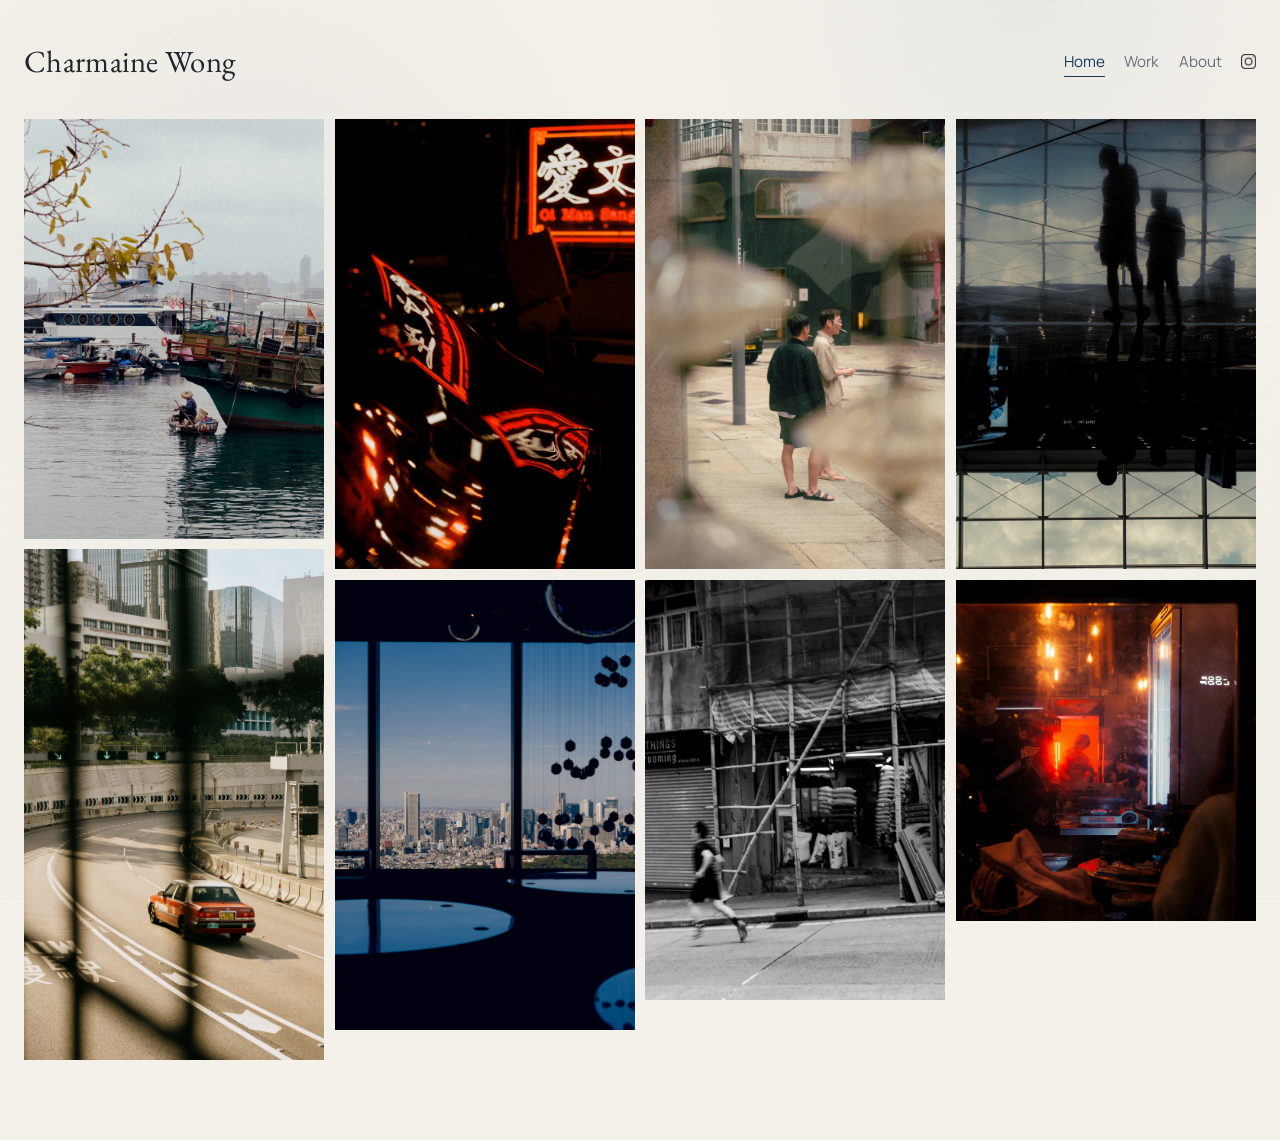
<file: index.html>
<!DOCTYPE html>
<html lang="en">
	<head>
		<meta charset="utf-8" />
		<meta name="viewport" content="width=device-width, initial-scale=1" />
		<title>Charmaine Wong</title>
		<meta
			name="description"
			content="Charmaine Wong is a Hong Kong-based photographer working across urban landscapes, interiors, food, and people."
		/>
		<link rel="icon" href="images/icons/favicon.png?v=2" type="image/png" />
		<link rel="shortcut icon" href="images/icons/favicon.png?v=2" type="image/png" />
		<link rel="apple-touch-icon" href="images/icons/apple-touch-icon.png" />
		<link rel="stylesheet" href="assets/css/fontawesome-all.min.css" />
		<link rel="stylesheet" href="assets/css/site.css" />
	</head>
	<body>
		<div class="site-shell">
			<header class="site-header">
				<a class="brand" href="./">Charmaine Wong</a>
				<nav class="site-nav" aria-label="Primary">
					<a class="is-active" href="./home/">Home</a>
					<a href="./work/">Work</a>
					<a href="./about/">About</a>
					<a class="nav-ig" href="https://instagram.com/charmainetakes" aria-label="Instagram">
						<img src="images/icons/Layer 1.png" alt="" />
					</a>
				</nav>
			</header>

			<main class="page page-home">
				<section class="home-wall" aria-label="Selected photographs">
					<figure class="wall-card">
						<img src="images/optimized/home/_DSF8674.jpg" alt="Boats resting on calm water near the city." decoding="async" fetchpriority="high" />
					</figure>
					<figure class="wall-card">
						<img src="images/optimized/home/R0001509.jpg" alt="A city road seen through foreground framing." decoding="async" fetchpriority="high" />
					</figure>
					<figure class="wall-card">
						<img src="images/optimized/home/R0005916.jpg" alt="Warm neon reflections against a dark street scene." loading="lazy" decoding="async" />
					</figure>
					<figure class="wall-card">
						<img src="images/optimized/home/_DSF1853.jpg" alt="Blue-toned city view through a large window." loading="lazy" decoding="async" />
					</figure>
					<figure class="wall-card">
						<img src="images/optimized/home/_DSF9242.jpg" alt="Two people seen through a soft blurred foreground." loading="lazy" decoding="async" />
					</figure>
					<figure class="wall-card">
						<img src="images/optimized/home/R0004480.jpg" alt="A black and white street scene with scaffolding." loading="lazy" decoding="async" />
					</figure>
					<figure class="wall-card">
						<img src="images/optimized/home/DSCF9525.jpg" alt="Reflections of two figures against a glass facade." loading="lazy" decoding="async" />
					</figure>
					<figure class="wall-card">
						<img src="images/optimized/home/R0004094.jpg" alt="A warm interior night scene seen through glass." loading="lazy" decoding="async" />
					</figure>
				</section>
			</main>

		</div>
	</body>
</html>
</file>
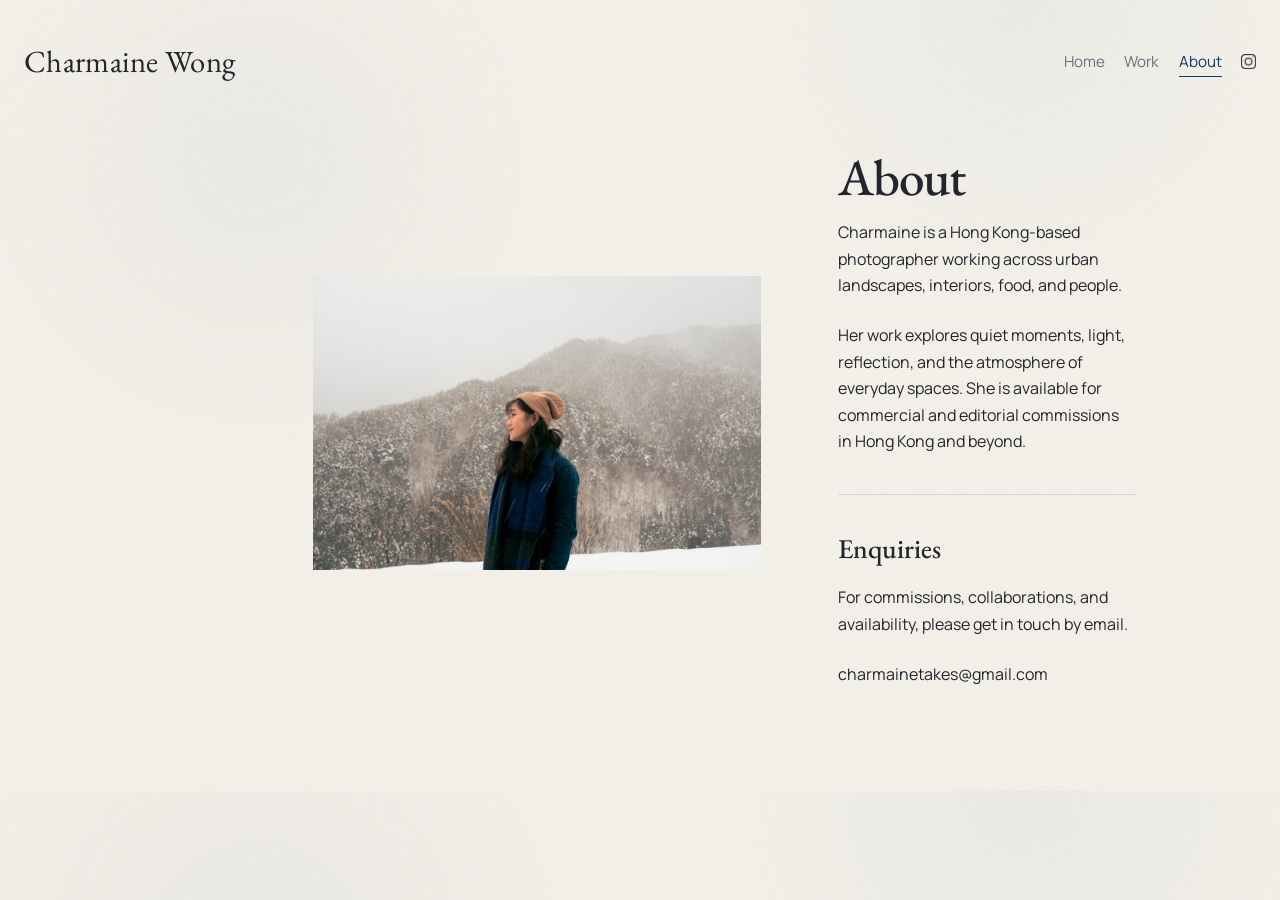
<file: about/index.html>
<!DOCTYPE html>
<html lang="en">
	<head>
		<meta charset="utf-8" />
		<meta name="viewport" content="width=device-width, initial-scale=1" />
		<title>About | Charmaine Wong</title>
		<meta
			name="description"
			content="About Charmaine Wong, a Hong Kong-based photographer."
		/>
		<link rel="icon" href="../images/icons/favicon.png?v=2" type="image/png" />
		<link rel="shortcut icon" href="../images/icons/favicon.png?v=2" type="image/png" />
		<link rel="apple-touch-icon" href="../images/icons/apple-touch-icon.png" />
		<link rel="stylesheet" href="../assets/css/fontawesome-all.min.css" />
		<link rel="stylesheet" href="../assets/css/site.css" />
	</head>
	<body>
		<div class="site-shell">
			<header class="site-header">
				<a class="brand" href="../">Charmaine Wong</a>
				<nav class="site-nav" aria-label="Primary">
					<a href="../home/">Home</a>
					<a href="../work/">Work</a>
					<a class="is-active" href="../about/">About</a>
					<a class="nav-ig" href="https://instagram.com/charmainetakes" aria-label="Instagram">
						<img src="../images/icons/Layer 1.png" alt="" />
					</a>
				</nav>
			</header>

			<main class="page">
				<section class="about-layout">
					<div class="about-image-wrap">
						<img class="about-image" src="../images/optimized/about/_DSF5979.jpg" alt="Portrait of Charmaine Wong in a snowy landscape." decoding="async" />
					</div>
					<div class="about-copy">
						<h1>About</h1>
						<p>
							Charmaine is a Hong Kong-based photographer working across urban landscapes, interiors,
							food, and people.
						</p>
						<p>
							Her work explores quiet moments, light, reflection, and the atmosphere of everyday
							spaces. She is available for commercial and editorial commissions in Hong Kong and
							beyond.
						</p>

						<div class="enquiries">
							<h2>Enquiries</h2>
							<p>
								For commissions, collaborations, and availability, please get in touch by email.
							</p>
							<p><a href="mailto:charmainetakes@gmail.com">charmainetakes@gmail.com</a></p>
						</div>
					</div>
				</section>
			</main>
		</div>
	</body>
</html>
</file>
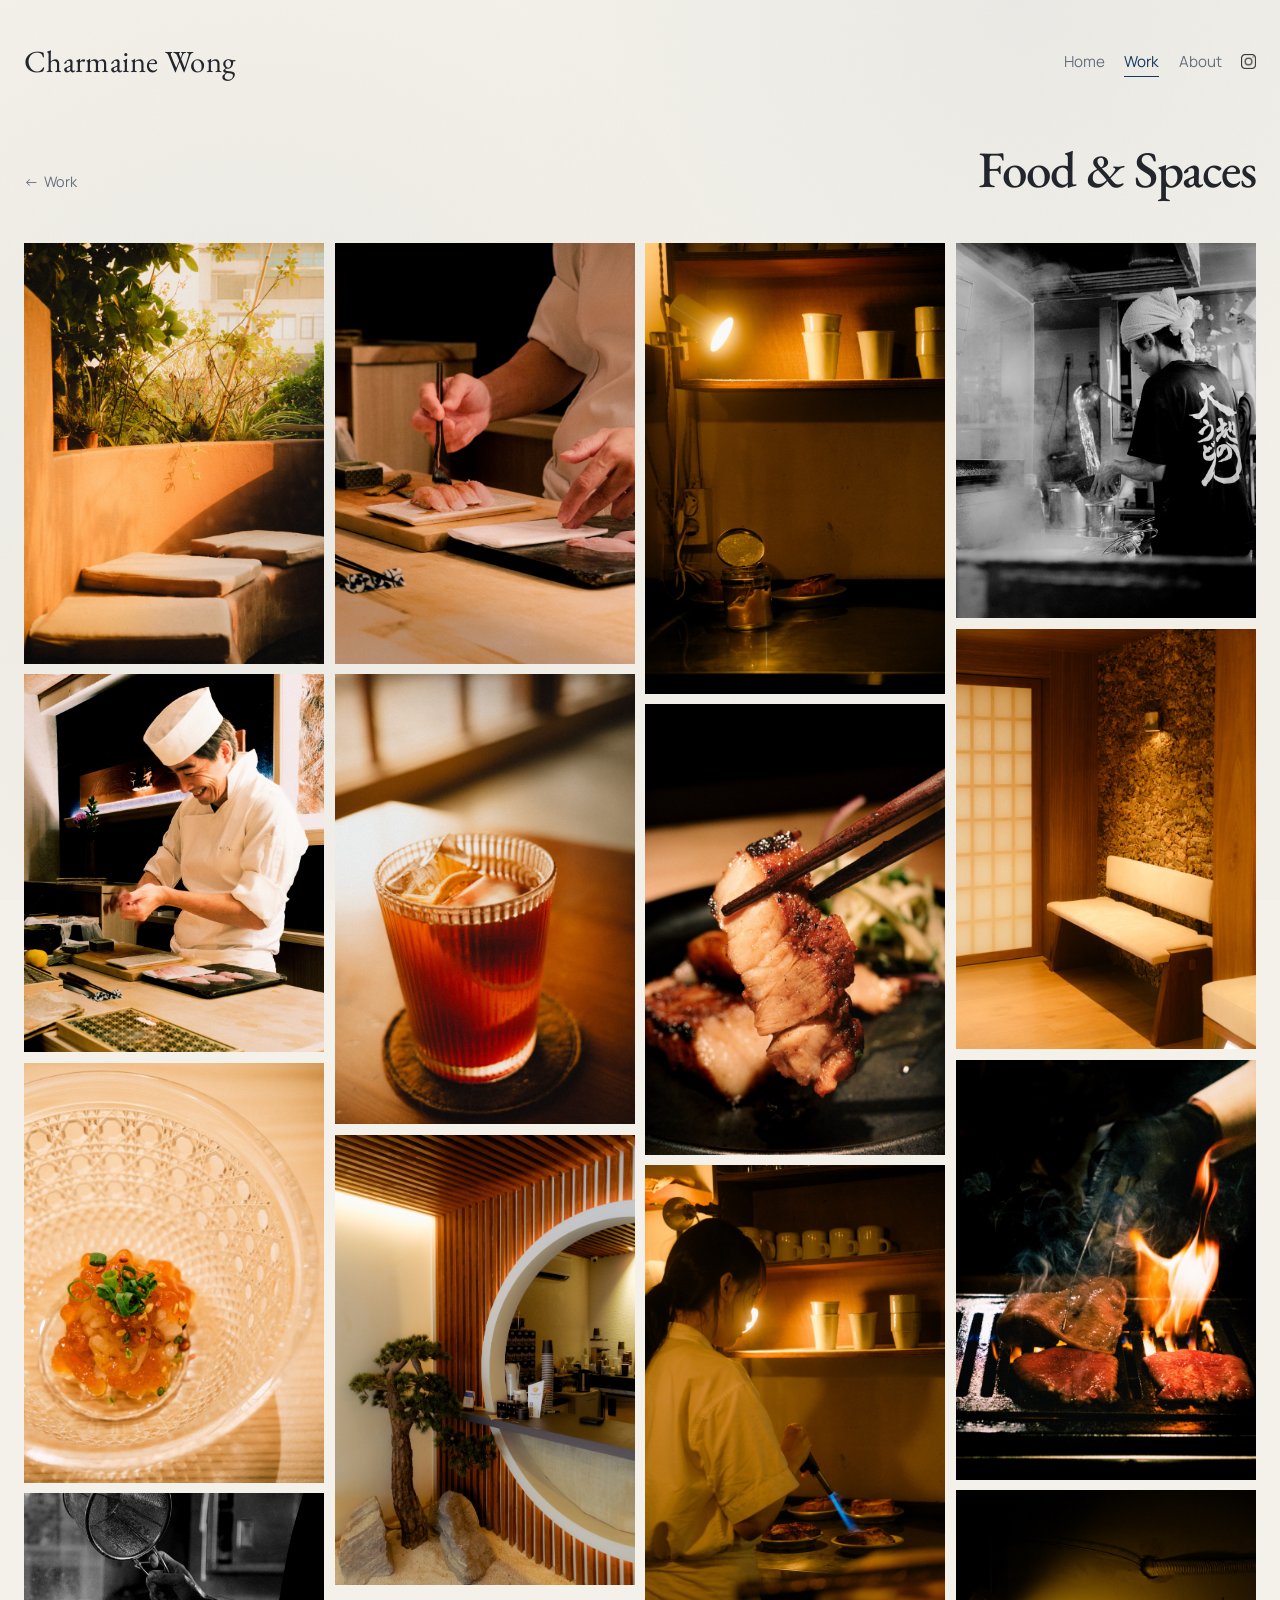
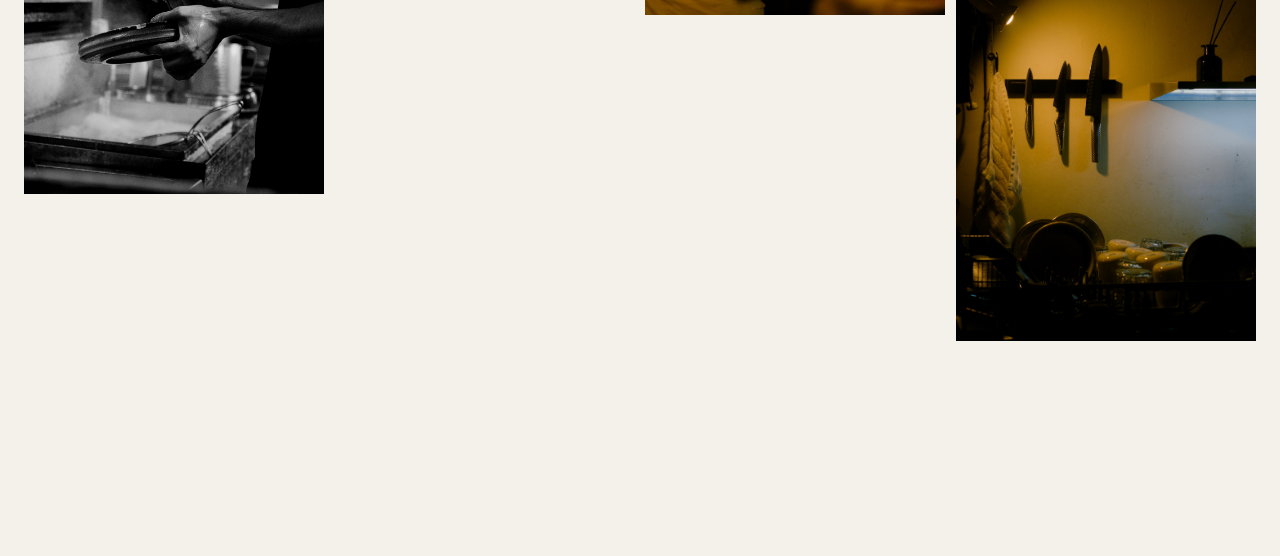
<file: food-spaces/index.html>
<!DOCTYPE html>
<html lang="en">
	<head>
		<meta charset="utf-8" />
		<meta name="viewport" content="width=device-width, initial-scale=1" />
		<title>Food &amp; Spaces | Charmaine Wong</title>
		<meta
			name="description"
			content="Food and interior photography by Charmaine Wong."
		/>
		<link rel="icon" href="../images/icons/favicon.png?v=2" type="image/png" />
		<link rel="shortcut icon" href="../images/icons/favicon.png?v=2" type="image/png" />
		<link rel="apple-touch-icon" href="../images/icons/apple-touch-icon.png" />
		<link rel="stylesheet" href="../assets/css/fontawesome-all.min.css" />
		<link rel="stylesheet" href="../assets/css/site.css" />
	</head>
	<body>
		<div class="site-shell">
			<header class="site-header">
				<a class="brand" href="../">Charmaine Wong</a>
				<nav class="site-nav" aria-label="Primary">
					<a href="../home/">Home</a>
					<a class="is-active" href="../work/">Work</a>
					<a href="../about/">About</a>
					<a class="nav-ig" href="https://instagram.com/charmainetakes" aria-label="Instagram">
						<img src="../images/icons/Layer 1.png" alt="" />
					</a>
				</nav>
			</header>

			<main class="page">
				<section class="page-intro page-intro-slim">
					<a class="back-link" href="../work/">Work</a>
					<h1>Food &amp; Spaces</h1>
				</section>

				<section class="gallery-grid gallery-packed" aria-label="Food and spaces gallery">
					<figure class="gallery-card"><img src="../images/optimized/food-spaces/R0001309.jpg" alt="Warm interior seating in sunlight." loading="lazy" decoding="async" /></figure>
					<figure class="gallery-card"><img src="../images/optimized/food-spaces/_DSF0001.jpg" alt="Chef working at the counter." loading="lazy" decoding="async" /></figure>
					<figure class="gallery-card"><img src="../images/optimized/food-spaces/_DSF0143.jpg" alt="Dish served in a glass bowl." loading="lazy" decoding="async" /></figure>
					<figure class="gallery-card"><img src="../images/optimized/food-spaces/_DSF9852.jpg" alt="Black and white steam and hands in a kitchen." loading="lazy" decoding="async" /></figure>
					<figure class="gallery-card"><img src="../images/optimized/food-spaces/_DSF0007.jpg" alt="Hands preparing food at a counter." loading="lazy" decoding="async" /></figure>
					<figure class="gallery-card"><img src="../images/optimized/food-spaces/R0001302.jpg" alt="Amber drink on a coaster." loading="lazy" decoding="async" /></figure>
					<figure class="gallery-card"><img src="../images/optimized/food-spaces/_DSF7914.jpg" alt="Warm circular interior and counter detail." loading="lazy" decoding="async" /></figure>
					<figure class="gallery-card"><img src="../images/optimized/food-spaces/_DSF0425.jpg" alt="Hands finishing a plated dish." loading="lazy" decoding="async" /></figure>
					<figure class="gallery-card"><img src="../images/optimized/food-spaces/_DSF8131.jpg" alt="Kitchen shelf and warm task light." loading="lazy" decoding="async" /></figure>
					<figure class="gallery-card"><img src="../images/optimized/food-spaces/R0004759.jpg" alt="Chef smiling while preparing food." loading="lazy" decoding="async" /></figure>
					<figure class="gallery-card"><img src="../images/optimized/food-spaces/_DSF8108.jpg" alt="Cook torching food beneath warm light." loading="lazy" decoding="async" /></figure>
					<figure class="gallery-card"><img src="../images/optimized/food-spaces/_DSF8531.jpg" alt="Facade of a quiet venue entrance." loading="lazy" decoding="async" /></figure>
					<figure class="gallery-card"><img src="../images/optimized/food-spaces/_DSF9899.jpg" alt="Black and white chef portrait in steam." loading="lazy" decoding="async" /></figure>
					<figure class="gallery-card"><img src="../images/optimized/food-spaces/_DSF8575.jpg" alt="Warm bench and doorway interior." loading="lazy" decoding="async" /></figure>
					<figure class="gallery-card"><img src="../images/optimized/food-spaces/_DSF0793.jpg" alt="Close cooking frame over open flame." loading="lazy" decoding="async" /></figure>
					<figure class="gallery-card"><img src="../images/optimized/food-spaces/_DSF8132.jpg" alt="Kitchen wall with knives and warm light." loading="lazy" decoding="async" /></figure>
				</section>
			</main>
		</div>
	</body>
</html>
</file>
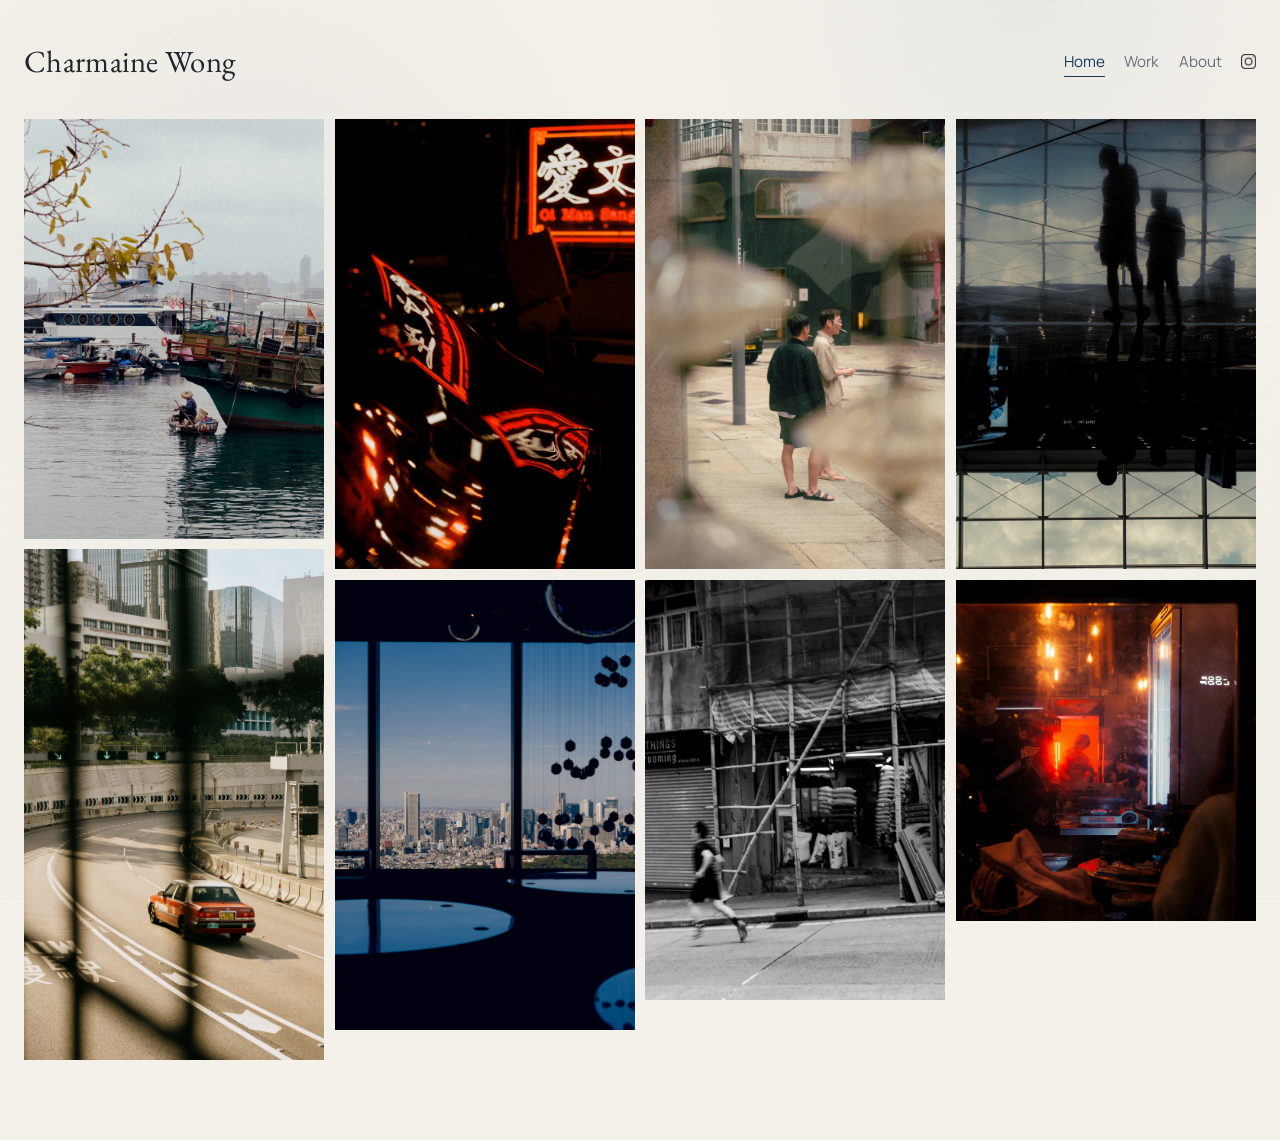
<file: home/index.html>
<!DOCTYPE html>
<html lang="en">
	<head>
		<meta charset="utf-8" />
		<meta name="viewport" content="width=device-width, initial-scale=1" />
		<title>Charmaine Wong</title>
		<meta
			name="description"
			content="Charmaine Wong is a Hong Kong-based photographer working across urban landscapes, interiors, food, and people."
		/>
		<link rel="icon" href="../images/icons/favicon.png?v=2" type="image/png" />
		<link rel="shortcut icon" href="../images/icons/favicon.png?v=2" type="image/png" />
		<link rel="apple-touch-icon" href="../images/icons/apple-touch-icon.png" />
		<link rel="stylesheet" href="../assets/css/fontawesome-all.min.css" />
		<link rel="stylesheet" href="../assets/css/site.css" />
	</head>
	<body>
		<div class="site-shell">
			<header class="site-header">
				<a class="brand" href="../">Charmaine Wong</a>
				<nav class="site-nav" aria-label="Primary">
					<a class="is-active" href="../home/">Home</a>
					<a href="../work/">Work</a>
					<a href="../about/">About</a>
					<a class="nav-ig" href="https://instagram.com/charmainetakes" aria-label="Instagram">
						<img src="../images/icons/Layer 1.png" alt="" />
					</a>
				</nav>
			</header>

			<main class="page page-home">
				<section class="home-wall" aria-label="Selected photographs">
					<figure class="wall-card">
						<img src="../images/optimized/home/_DSF8674.jpg" alt="Boats resting on calm water near the city." decoding="async" fetchpriority="high" />
					</figure>
					<figure class="wall-card">
						<img src="../images/optimized/home/R0001509.jpg" alt="A city road seen through foreground framing." decoding="async" fetchpriority="high" />
					</figure>
					<figure class="wall-card">
						<img src="../images/optimized/home/R0005916.jpg" alt="Warm neon reflections against a dark street scene." loading="lazy" decoding="async" />
					</figure>
					<figure class="wall-card">
						<img src="../images/optimized/home/_DSF1853.jpg" alt="Blue-toned city view through a large window." loading="lazy" decoding="async" />
					</figure>
					<figure class="wall-card">
						<img src="../images/optimized/home/_DSF9242.jpg" alt="Two people seen through a soft blurred foreground." loading="lazy" decoding="async" />
					</figure>
					<figure class="wall-card">
						<img src="../images/optimized/home/R0004480.jpg" alt="A black and white street scene with scaffolding." loading="lazy" decoding="async" />
					</figure>
					<figure class="wall-card">
						<img src="../images/optimized/home/DSCF9525.jpg" alt="Reflections of two figures against a glass facade." loading="lazy" decoding="async" />
					</figure>
					<figure class="wall-card">
						<img src="../images/optimized/home/R0004094.jpg" alt="A warm interior night scene seen through glass." loading="lazy" decoding="async" />
					</figure>
				</section>
			</main>
		</div>
	</body>
</html>
</file>
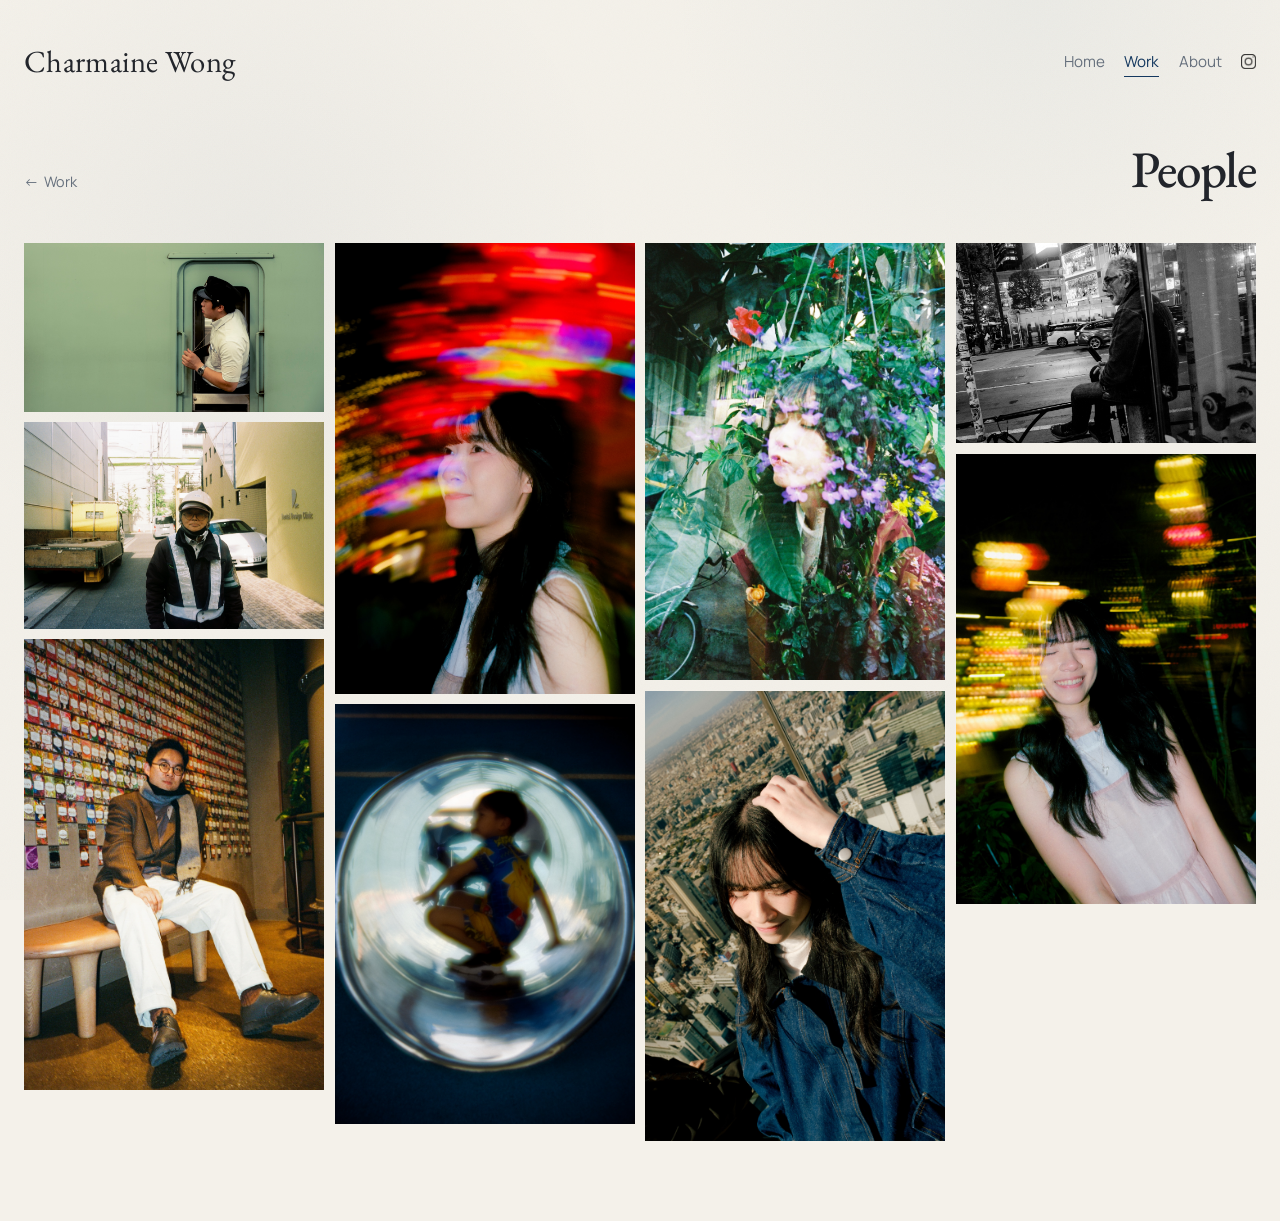
<file: people/index.html>
<!DOCTYPE html>
<html lang="en">
	<head>
		<meta charset="utf-8" />
		<meta name="viewport" content="width=device-width, initial-scale=1" />
		<title>People | Charmaine Wong</title>
		<meta
			name="description"
			content="People photography by Charmaine Wong."
		/>
		<link rel="icon" href="../images/icons/favicon.png?v=2" type="image/png" />
		<link rel="shortcut icon" href="../images/icons/favicon.png?v=2" type="image/png" />
		<link rel="apple-touch-icon" href="../images/icons/apple-touch-icon.png" />
		<link rel="stylesheet" href="../assets/css/fontawesome-all.min.css" />
		<link rel="stylesheet" href="../assets/css/site.css" />
	</head>
	<body>
		<div class="site-shell">
			<header class="site-header">
				<a class="brand" href="../">Charmaine Wong</a>
				<nav class="site-nav" aria-label="Primary">
					<a href="../home/">Home</a>
					<a class="is-active" href="../work/">Work</a>
					<a href="../about/">About</a>
					<a class="nav-ig" href="https://instagram.com/charmainetakes" aria-label="Instagram">
						<img src="../images/icons/Layer 1.png" alt="" />
					</a>
				</nav>
			</header>

			<main class="page">
				<section class="page-intro page-intro-slim">
					<a class="back-link" href="../work/">Work</a>
					<h1>People</h1>
				</section>

				<section class="gallery-grid gallery-packed" aria-label="People gallery">
					<figure class="gallery-card"><img src="../images/optimized/people/_DSF9704.jpg" alt="A person seen through a doorway." loading="lazy" decoding="async" /></figure>
					<figure class="gallery-card"><img src="../images/optimized/people/Kodak Color 200 (28).jpg" alt="Person standing in an urban alleyway." loading="lazy" decoding="async" /></figure>
					<figure class="gallery-card"><img src="../images/optimized/people/kodak_Ultramax_400_0027.jpg" alt="Portrait seated against a patterned wall." loading="lazy" decoding="async" /></figure>
					<figure class="gallery-card"><img src="../images/optimized/people/_DSF9389-2.jpg" alt="Portrait with colorful motion blur." loading="lazy" decoding="async" /></figure>
					<figure class="gallery-card"><img src="../images/optimized/people/_DSF5605.jpg" alt="Person reflected through a rounded glass surface." loading="lazy" decoding="async" /></figure>
					<figure class="gallery-card"><img src="../images/optimized/people/Kodak Ultramax 400 (9).jpg" alt="Double exposure portrait with flowers." loading="lazy" decoding="async" /></figure>
					<figure class="gallery-card"><img src="../images/optimized/people/_DSF1390.jpg" alt="Portrait against a city view." loading="lazy" decoding="async" /></figure>
					<figure class="gallery-card"><img src="../images/optimized/people/_DSF2233.jpg" alt="Black and white street portrait." loading="lazy" decoding="async" /></figure>
					<figure class="gallery-card"><img src="../images/optimized/people/_DSF9451.jpg" alt="Smiling portrait with urban light trails." loading="lazy" decoding="async" /></figure>
				</section>
			</main>
		</div>
	</body>
</html>
</file>
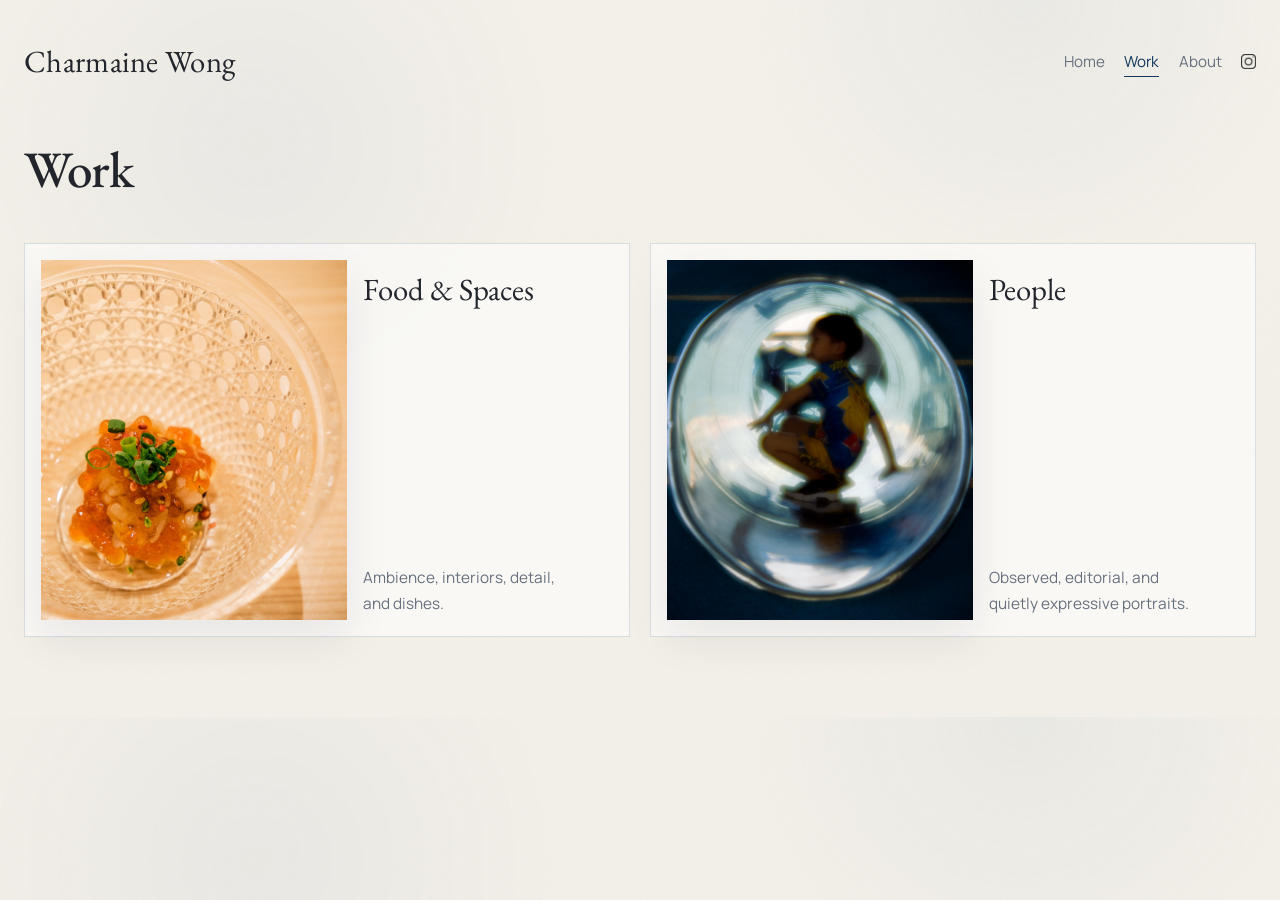
<file: work/index.html>
<!DOCTYPE html>
<html lang="en">
	<head>
		<meta charset="utf-8" />
		<meta name="viewport" content="width=device-width, initial-scale=1" />
		<title>Work | Charmaine Wong</title>
		<meta
			name="description"
			content="Selected photographic work by Charmaine Wong across food, spaces, and people."
		/>
		<link rel="icon" href="../images/icons/favicon.png?v=2" type="image/png" />
		<link rel="shortcut icon" href="../images/icons/favicon.png?v=2" type="image/png" />
		<link rel="apple-touch-icon" href="../images/icons/apple-touch-icon.png" />
		<link rel="stylesheet" href="../assets/css/fontawesome-all.min.css" />
		<link rel="stylesheet" href="../assets/css/site.css" />
	</head>
	<body>
		<div class="site-shell">
			<header class="site-header">
				<a class="brand" href="../">Charmaine Wong</a>
				<nav class="site-nav" aria-label="Primary">
					<a href="../home/">Home</a>
					<a class="is-active" href="../work/">Work</a>
					<a href="../about/">About</a>
					<a class="nav-ig" href="https://instagram.com/charmainetakes" aria-label="Instagram">
						<img src="../images/icons/Layer 1.png" alt="" />
					</a>
				</nav>
			</header>

			<main class="page">
				<section class="page-intro">
					<h1>Work</h1>
				</section>

				<section class="category-index" aria-label="Work categories">
					<a class="category-card" href="../food-spaces/">
						<span class="category-image">
							<img src="../images/optimized/food-spaces/_DSF0143.jpg" alt="Food and interior photography preview." decoding="async" />
						</span>
						<span class="category-copy">
							<span class="category-title">Food &amp; Spaces</span>
							<span class="category-description">Ambience, interiors, detail, and dishes.</span>
						</span>
					</a>

					<a class="category-card" href="../people/">
						<span class="category-image">
							<img src="../images/optimized/people/_DSF5605.jpg" alt="People photography preview." decoding="async" />
						</span>
						<span class="category-copy">
							<span class="category-title">People</span>
							<span class="category-description">Observed, editorial, and quietly expressive portraits.</span>
						</span>
					</a>
				</section>
			</main>
		</div>
	</body>
</html>
</file>
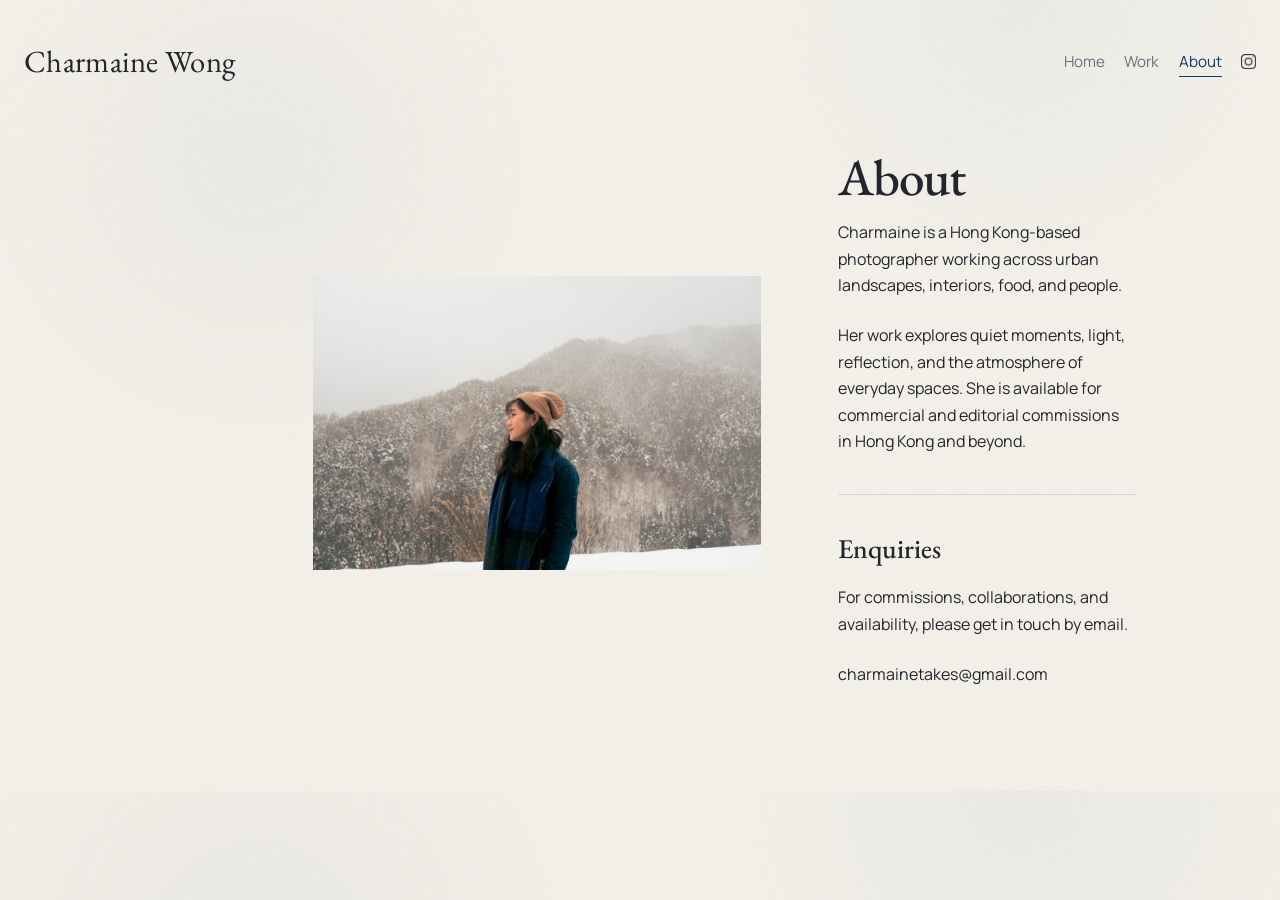
<file: about.html>
<!DOCTYPE html>
<html lang="en">
	<head>
		<meta charset="utf-8" />
		<meta name="viewport" content="width=device-width, initial-scale=1" />
		<title>About | Charmaine Wong</title>
		<meta
			name="description"
			content="About Charmaine Wong, a Hong Kong-based photographer."
		/>
		<link rel="stylesheet" href="assets/css/fontawesome-all.min.css" />
		<link rel="stylesheet" href="assets/css/site.css" />
	</head>
	<body>
		<div class="site-shell">
			<header class="site-header">
				<a class="brand" href="index.html">Charmaine Wong</a>
				<nav class="site-nav" aria-label="Primary">
					<a href="index.html">Home</a>
					<a href="work.html">Work</a>
					<a class="is-active" href="about.html">About</a>
					<a class="nav-ig" href="https://instagram.com/charmainetakes" aria-label="Instagram">
						<img src="images/icons/Layer 1.png" alt="" />
					</a>
				</nav>
			</header>

			<main class="page">
				<section class="about-layout">
					<div class="about-image-wrap">
						<img class="about-image" src="images/optimized/about/_DSF5979.jpg" alt="Portrait of Charmaine Wong in a snowy landscape." decoding="async" />
					</div>
					<div class="about-copy">
						<h1>About</h1>
						<p>
							Charmaine is a Hong Kong-based photographer working across urban landscapes, interiors,
							food, and people.
						</p>
						<p>
							Her work explores quiet moments, light, reflection, and the atmosphere of everyday
							spaces. She is available for commercial and editorial commissions in Hong Kong and
							beyond.
						</p>

						<div class="enquiries">
							<h2>Enquiries</h2>
							<p>
								For commissions, collaborations, and availability, please get in touch by email.
							</p>
							<p><a href="mailto:charmainetakes@gmail.com">charmainetakes@gmail.com</a></p>
						</div>
					</div>
				</section>
			</main>

		</div>
	</body>
</html>
</file>
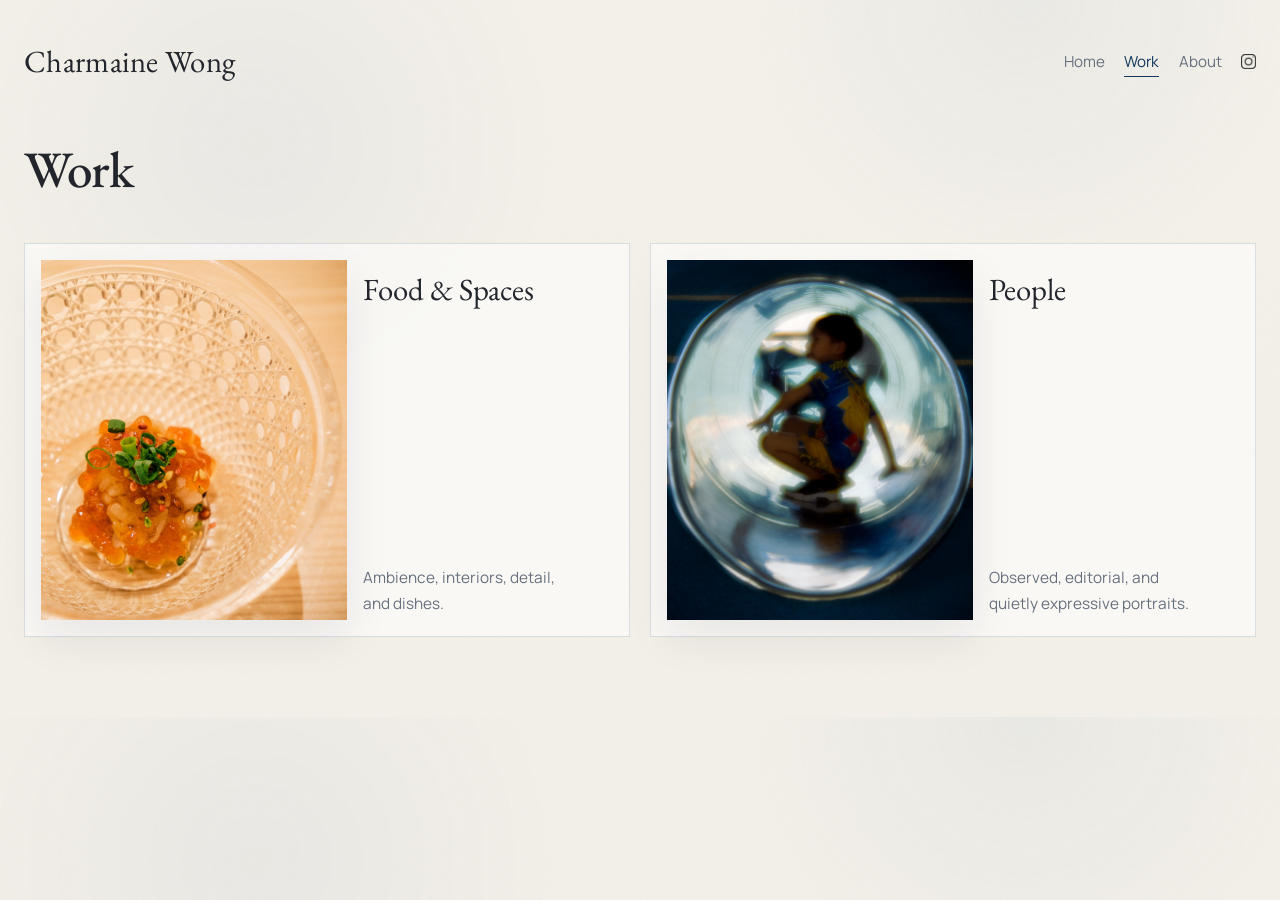
<file: work.html>
<!DOCTYPE html>
<html lang="en">
	<head>
		<meta charset="utf-8" />
		<meta name="viewport" content="width=device-width, initial-scale=1" />
		<title>Work | Charmaine Wong</title>
		<meta
			name="description"
			content="Selected photographic work by Charmaine Wong across food, spaces, and people."
		/>
		<link rel="stylesheet" href="assets/css/fontawesome-all.min.css" />
		<link rel="stylesheet" href="assets/css/site.css" />
	</head>
	<body>
		<div class="site-shell">
			<header class="site-header">
				<a class="brand" href="index.html">Charmaine Wong</a>
				<nav class="site-nav" aria-label="Primary">
					<a href="index.html">Home</a>
					<a class="is-active" href="work.html">Work</a>
					<a href="about.html">About</a>
					<a class="nav-ig" href="https://instagram.com/charmainetakes" aria-label="Instagram">
						<img src="images/icons/Layer 1.png" alt="" />
					</a>
				</nav>
			</header>

			<main class="page">
				<section class="page-intro">
					<h1>Work</h1>
				</section>

				<section class="category-index" aria-label="Work categories">
					<a class="category-card" href="food-spaces.html">
						<span class="category-image">
							<img src="images/optimized/food-spaces/_DSF0143.jpg" alt="Food and interior photography preview." decoding="async" />
						</span>
						<span class="category-copy">
							<span class="category-title">Food &amp; Spaces</span>
							<span class="category-description">Ambience, interiors, detail, and dishes.</span>
						</span>
					</a>

					<a class="category-card" href="people.html">
						<span class="category-image">
							<img src="images/optimized/people/_DSF5605.jpg" alt="People photography preview." decoding="async" />
						</span>
						<span class="category-copy">
							<span class="category-title">People</span>
							<span class="category-description">Observed, editorial, and quietly expressive portraits.</span>
						</span>
					</a>
				</section>
			</main>

		</div>
	</body>
</html>
</file>
<file: assets/css/site.css>
@import url("https://fonts.googleapis.com/css2?family=EB+Garamond:wght@500;600&family=Manrope:wght@400;500;600&display=swap");

:root {
	--bg: #f4f1ea;
	--bg-soft: rgba(255, 255, 255, 0.56);
	--text: #22252b;
	--muted: #66707d;
	--accent: #14385f;
	--accent-soft: #7c9cb1;
	--border: rgba(20, 56, 95, 0.14);
	--shadow: 0 18px 42px rgba(22, 28, 37, 0.08);
}

*,
*::before,
*::after {
	box-sizing: border-box;
}

html {
	scroll-behavior: smooth;
}

body {
	margin: 0;
	color: var(--text);
	background:
		radial-gradient(circle at 20% 20%, rgba(20, 56, 95, 0.04), transparent 26%),
		radial-gradient(circle at 80% 0%, rgba(124, 156, 177, 0.08), transparent 22%),
		linear-gradient(var(--bg), var(--bg));
	font-family: "Manrope", "Helvetica Neue", Arial, sans-serif;
	font-size: 16px;
	line-height: 1.65;
}

body::before {
	content: "";
	position: fixed;
	inset: 0;
	background-image:
		radial-gradient(rgba(20, 56, 95, 0.1) 0.7px, transparent 0.7px),
		radial-gradient(rgba(34, 37, 43, 0.045) 0.65px, transparent 0.65px);
	background-position: 0 0, 12px 12px;
	background-size: 24px 24px;
	opacity: 0.45;
	pointer-events: none;
	z-index: -2;
}

body::after {
	content: "";
	position: fixed;
	inset: 0;
	background-image:
		linear-gradient(rgba(255, 255, 255, 0.05), rgba(0, 0, 0, 0.025)),
		url("data:image/svg+xml,%3Csvg xmlns='http://www.w3.org/2000/svg' width='180' height='180' viewBox='0 0 180 180'%3E%3Cfilter id='n'%3E%3CfeTurbulence type='fractalNoise' baseFrequency='1.05' numOctaves='2' stitchTiles='stitch'/%3E%3C/filter%3E%3Crect width='180' height='180' filter='url(%23n)' opacity='0.18'/%3E%3C/svg%3E");
	mix-blend-mode: multiply;
	opacity: 0.2;
	pointer-events: none;
	z-index: -1;
}

a {
	color: inherit;
	text-decoration: none;
}

img {
	display: block;
	width: 100%;
}

.site-shell {
	width: min(1240px, calc(100vw - 3rem));
	margin: 0 auto;
	padding: 1.5rem 0 2rem;
}

.site-header {
	display: flex;
	align-items: center;
	justify-content: space-between;
	gap: 1rem;
}

.site-header {
	padding: 0.75rem 0 2rem;
}

.brand,
h1,
h2,
.category-title {
	font-family: "EB Garamond", Georgia, serif;
}

.brand {
	font-size: clamp(1.8rem, 2.4vw, 2.4rem);
	letter-spacing: 0.01em;
}

.site-nav {
	display: flex;
	flex-wrap: wrap;
	justify-content: flex-end;
	align-items: center;
	gap: 1.2rem;
	font-size: 0.95rem;
}

.site-nav a,
.back-link {
	position: relative;
	color: var(--muted);
	transition: color 180ms ease, opacity 180ms ease;
}

.site-nav a::after,
.back-link::after {
	content: "";
	position: absolute;
	left: 0;
	bottom: -0.2rem;
	width: 100%;
	height: 1px;
	background: var(--accent);
	transform: scaleX(0);
	transform-origin: left;
	transition: transform 180ms ease;
}

.site-nav a:hover,
.site-nav a.is-active,
.back-link:hover {
	color: var(--accent);
}

.site-nav a:hover::after,
.site-nav a.is-active::after,
.back-link:hover::after {
	transform: scaleX(1);
}

.nav-ig {
	display: inline-flex;
	align-items: center;
	justify-content: center;
	width: auto;
	height: auto;
	padding: 0;
}

.nav-ig::after {
	display: none;
}

.nav-ig img {
	width: 0.95rem;
	height: 0.95rem;
	object-fit: contain;
	opacity: 0.8;
}

.nav-ig:hover img {
	opacity: 1;
}

.page {
	padding-bottom: 3rem;
}

.page-intro {
	padding: 0.5rem 0 2rem;
}

.page-intro h1,
.about-copy h1 {
	margin: 0;
	font-size: clamp(2.3rem, 4vw, 4rem);
	font-weight: 500;
	letter-spacing: -0.02em;
}

.page-intro-slim {
	display: flex;
	align-items: baseline;
	justify-content: space-between;
	gap: 1rem;
}

.back-link {
	font-size: 0.9rem;
}

.back-link::before {
	content: "\2190";
	margin-right: 0.35rem;
}

.home-wall {
	column-count: 4;
	column-gap: 0.65rem;
}

.wall-card,
.gallery-card,
.category-image,
.about-image {
	border-radius: 0 !important;
	overflow: hidden;
	box-shadow: var(--shadow);
	background: rgba(255, 255, 255, 0.3);
}

.wall-card img,
.gallery-card img,
.category-image img,
.about-image {
	height: 100%;
	object-fit: cover;
	border-radius: 0 !important;
}

.wall-card {
	aspect-ratio: 4 / 5.4;
}

.home-wall .wall-card {
	break-inside: avoid;
	margin: 0 0 0.65rem;
	box-shadow: none;
	background: transparent;
	aspect-ratio: auto;
}

.home-wall .wall-card img {
	display: block;
	width: 100%;
	height: auto;
	object-fit: contain;
}

.category-index {
	display: grid;
	grid-template-columns: repeat(2, minmax(0, 1fr));
	gap: 1.25rem;
}

.category-card {
	display: grid;
	grid-template-columns: minmax(0, 1.1fr) minmax(220px, 0.9fr);
	gap: 1rem;
	padding: 1rem;
	border: 1px solid var(--border);
	background: var(--bg-soft);
	backdrop-filter: blur(10px);
	transition: transform 220ms ease, border-color 220ms ease, box-shadow 220ms ease;
}

.category-card:hover {
	transform: translateY(-4px);
	border-color: rgba(20, 56, 95, 0.28);
	box-shadow: 0 18px 34px rgba(22, 28, 37, 0.08);
}

.category-image {
	aspect-ratio: 1.02 / 1.2;
}

.category-copy {
	display: flex;
	flex-direction: column;
	justify-content: space-between;
	padding: 0.25rem 0;
}

.category-title {
	font-size: clamp(1.8rem, 2.4vw, 2.4rem);
	color: var(--text);
}

.category-description {
	max-width: 24ch;
	color: var(--muted);
	font-size: 0.96rem;
}

.gallery-grid {
	display: block;
}

.gallery-card {
	aspect-ratio: 4 / 5.4;
}

.gallery-packed {
	column-count: 4;
	column-gap: 0.65rem;
}

.gallery-packed .gallery-card {
	break-inside: avoid;
	margin: 0 0 0.65rem;
	box-shadow: none;
	background: transparent;
	aspect-ratio: auto;
}

.gallery-packed .gallery-card img {
	display: block;
	width: 100%;
	height: auto;
	object-fit: contain;
}

.about-layout {
	display: grid;
	grid-template-columns: minmax(0, 1.45fr) minmax(18rem, 0.7fr);
	gap: clamp(2.5rem, 6vw, 5.5rem);
	align-items: center;
	max-width: 62rem;
	margin: 0 auto;
	justify-content: center;
	padding-top: 1rem;
}

.about-image-wrap {
	position: sticky;
	top: 1rem;
	max-width: 28rem;
	justify-self: end;
	overflow: hidden;
}

.about-image {
	aspect-ratio: auto;
	height: auto;
	object-fit: contain;
	transform: none;
}

.about-copy {
	max-width: 21rem;
	justify-self: start;
}

.about-copy p,
.enquiries p {
	margin: 0 0 1.5rem;
	font-size: 1rem;
}

.enquiries {
	margin-top: 2.5rem;
	padding-top: 2rem;
	border-top: 1px solid var(--border);
}

.enquiries h2 {
	margin: 0 0 0.75rem;
	font-size: 1.7rem;
	font-weight: 500;
}

@media (max-width: 980px) {
	.category-index,
	.about-layout {
		grid-template-columns: repeat(2, minmax(0, 1fr));
	}

	.home-wall {
		column-count: 3;
	}

	.gallery-packed {
		column-count: 3;
	}

	.page-intro-slim {
		flex-direction: column;
		align-items: flex-start;
	}

}

@media (max-width: 760px) {
	.site-shell {
		width: min(100vw - 1.4rem, 1240px);
	}

	.site-header {
		flex-direction: column;
		align-items: flex-start;
	}

	.site-nav {
		justify-content: flex-start;
	}

	.category-index,
	.about-layout {
		grid-template-columns: 1fr;
	}

	.home-wall {
		column-count: 2;
	}

	.gallery-packed {
		column-count: 2;
	}

	.category-card {
		grid-template-columns: 1fr;
	}

	.about-image-wrap {
		position: static;
		justify-self: center;
	}

	.about-copy {
		justify-self: center;
		text-align: center;
	}
}

@media (max-width: 520px) {
	.home-wall {
		column-count: 1;
	}

	.gallery-packed {
		column-count: 1;
	}
}
</file>
